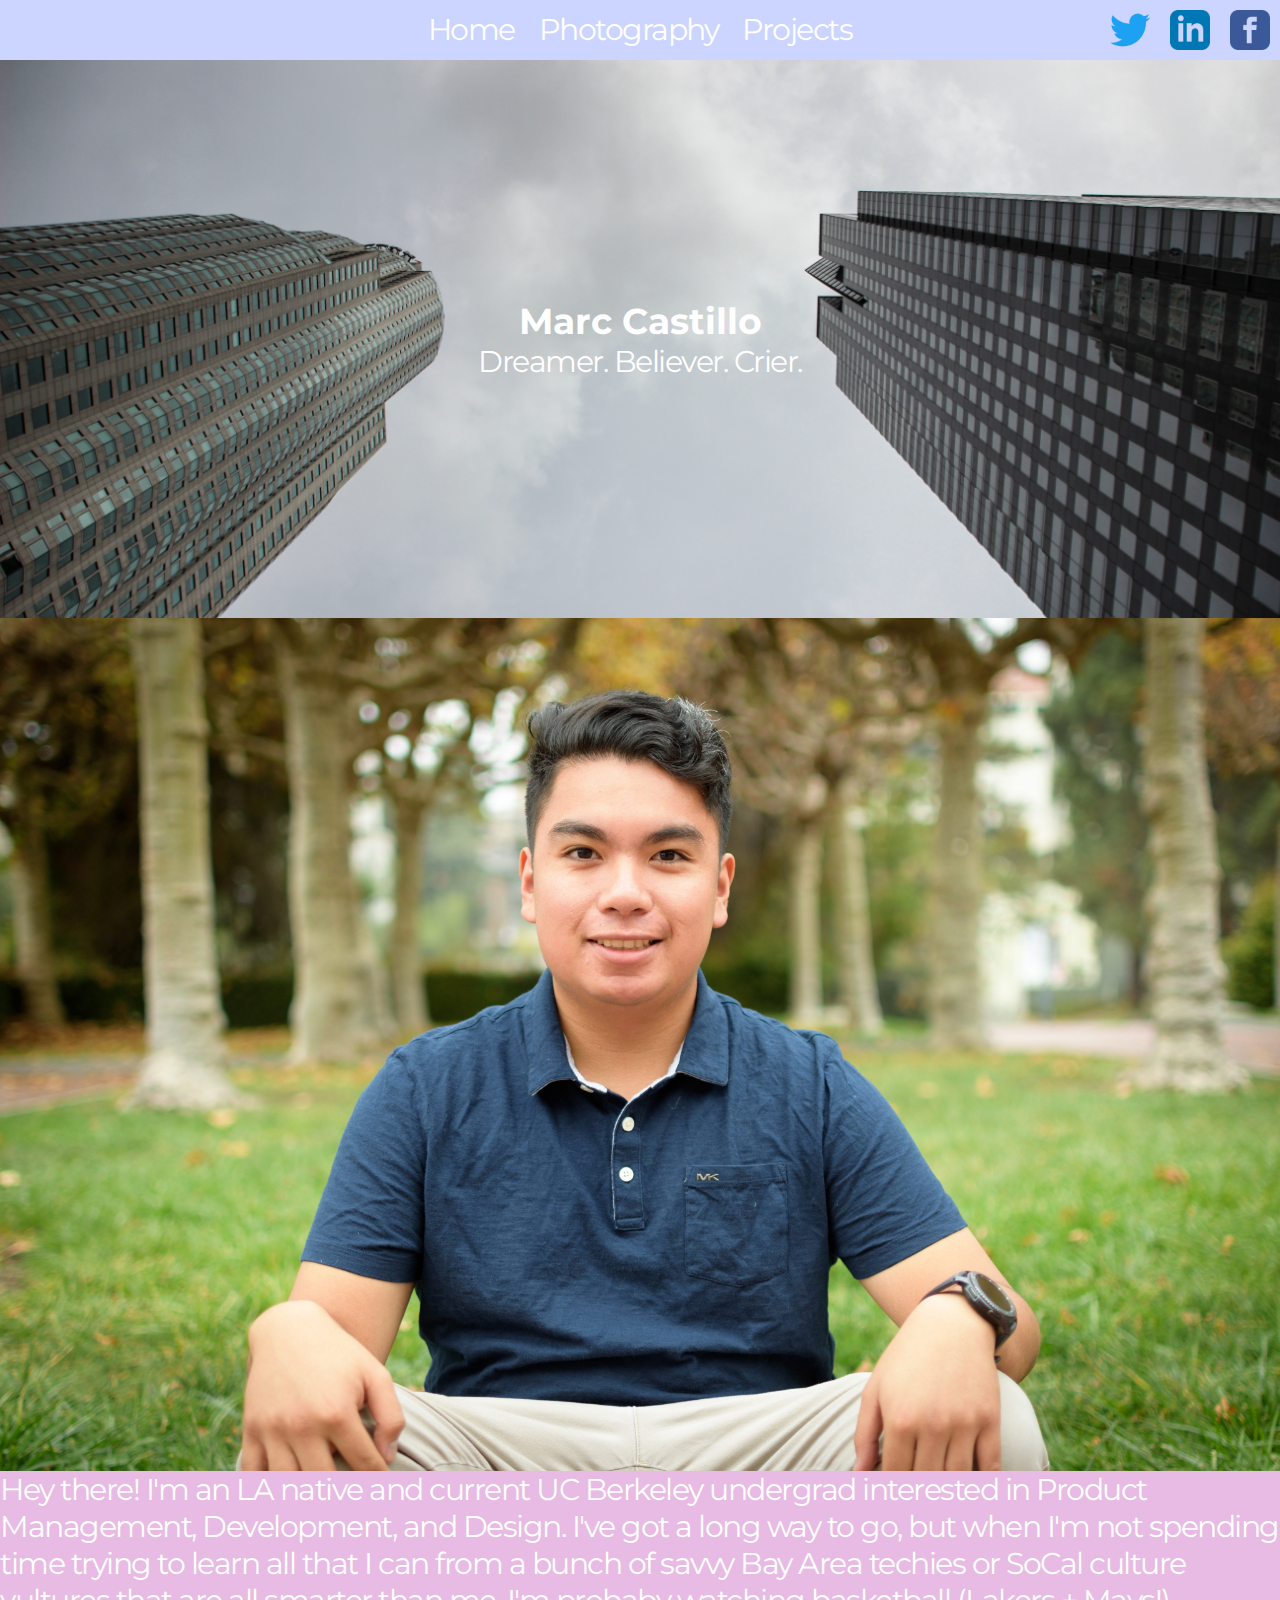
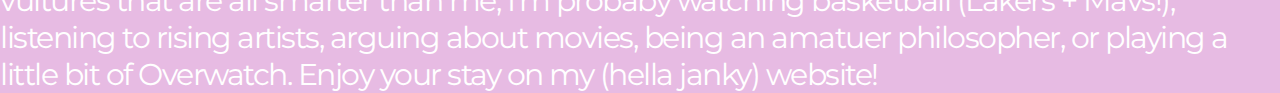
<file: index.html>
<html>
    <head>
        <title> Home | Marc Castillo </title>
        <link rel="stylesheet" type="text/css" href="./assets/css/style.css">
        <link rel="stylesheet" type="text/css" href="./assets/css/index.css">
        <script src="https://code.jquery.com/jquery-1.11.0.min.js">
        </script>
        <script type="text/javascript" src="./assets/js/script.js"></script>
        <link href="https://fonts.googleapis.com/css?family=Montserrat:300,400,700" rel="stylesheet">

    </head>
    <body>
        <div id="navbar">
            <div class="navbar-item"> <a href="./index.html">Home<a> </div>
            <div class="navbar-item"> <a href="./photography.html">Photography</a> </div>
            <div class="navbar-item"> <a href="./projects.html">Projects</a> </div>
            <div class="navbar-button"><a href="https://www.facebook.com/theMCeeMarcCastillo?ref=bookmarks"><img src="./assets/Views/facebook_logo.png"/></a></div>
            <div class="navbar-button"><a href="https://www.linkedin.com/in/marc-castillo-9baa28104/"><img src="./assets/Views/linkedin_logo.png"/></a></div>
            <div class="navbar-button"><a href="https://twitter.com/merc_castillo"><img src="./assets/Views/twitter_logo.png"/></a></div>
            <div class="placeholder"></div>
            <div class="placeholder"></div>
            <div class="placeholder"></div>
        </div>
        <div id="content">
            <div class="cover">
                <img class="cover-photo" src="./assets/img/cover.jpg"/>
                <div class="cover-text">
                    <div class="cover-header"> Marc Castillo </div>
                    <div class="cover-subheader">Dreamer. Believer. Crier.</div>
                </div>
            </div>
            <div class="about-section">
                <img class="about-photo" src="./assets/img/profile.jpg"/>
                    <div class="about-description">Hey there! I'm an LA native and current UC Berkeley undergrad interested
                        in Product Management, Development, and Design. I've got a long way to go, but when I'm not spending time
                        trying to learn all that I can from a bunch of savvy Bay Area techies or SoCal culture vultures that are all
                        smarter than me, I'm probaby watching basketball (Lakers + Mavs!), listening to rising artists, arguing about
                        movies, being an amatuer philosopher, or playing a little bit of Overwatch. Enjoy your stay on my (hella janky) website!
                    </div>
            </div>
        </div>
    </body>
</html>
</file>
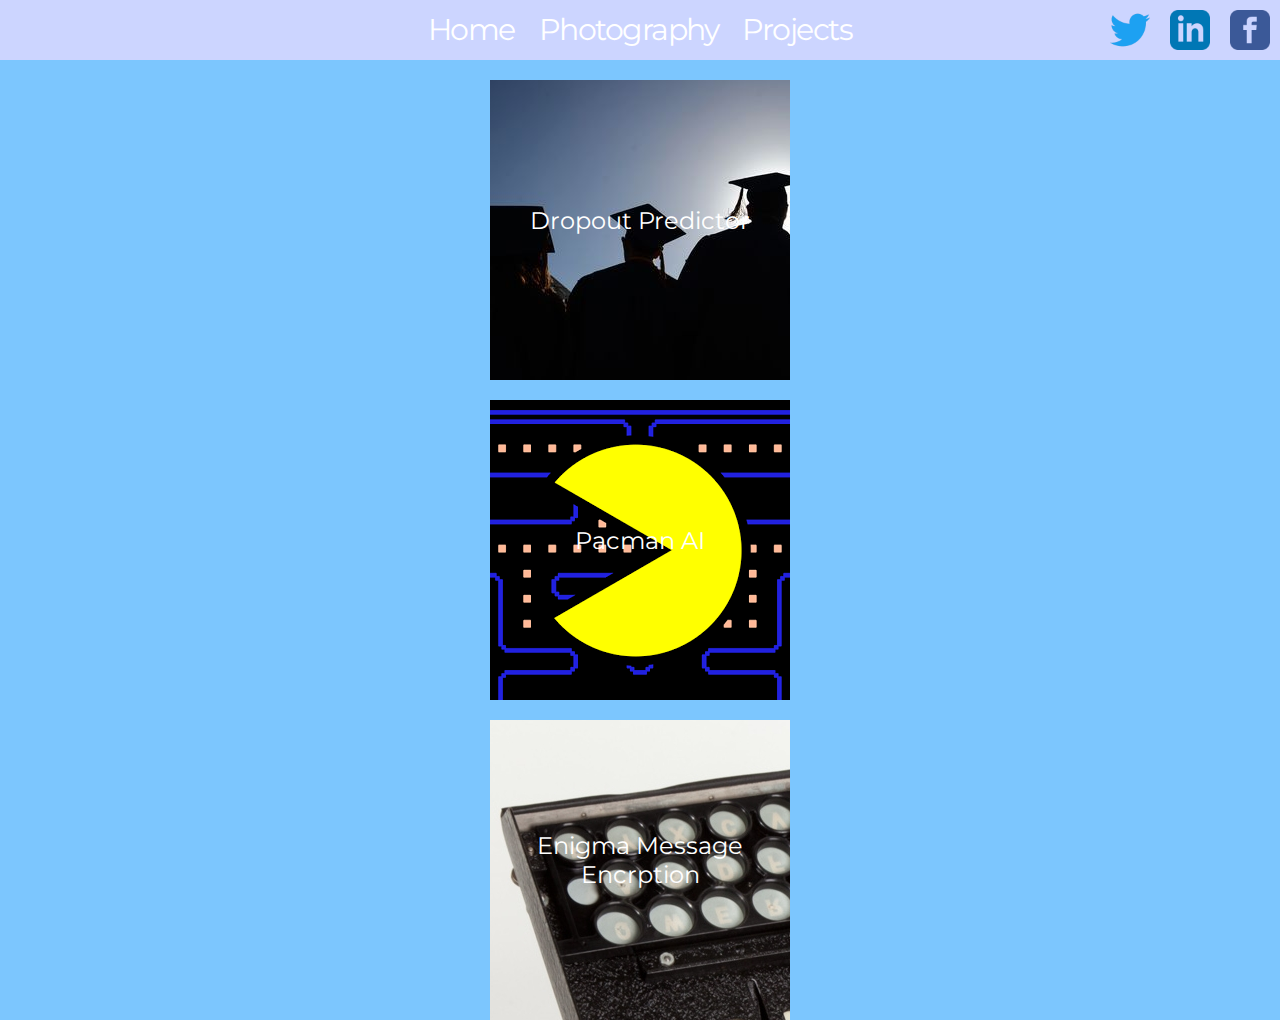
<file: projects.html>
<html>
    <head>
        <title> Projects | Marc Castillo </title>
        <script src="https://code.jquery.com/jquery-1.11.0.min.js">
        </script>
        <script type="text/javascript" src="./assets/js/script.js"></script>
        <script type="text/javascript" src="./assets/js/projects.js"></script>
        <link href="https://fonts.googleapis.com/css?family=Montserrat:300,400,700" rel="stylesheet">
        <link rel="stylesheet" type="text/css" href="./assets/css/style.css">
        <link rel="stylesheet" type="text/css" href="./assets/css/projects.css">
    </head>
    <body>
        <div id="navbar">
            <div class="navbar-item"> <a href="./index.html">Home<a> </div>
            <div class="navbar-item"> <a href="./photography.html">Photography</a> </div>
            <div class="navbar-item"> <a href="./projects.html">Projects</a> </div>
            <div class="navbar-button"><a href="https://www.facebook.com/theMCeeMarcCastillo?ref=bookmarks"><img src="./assets/Views/facebook_logo.png"/></a></div>
            <div class="navbar-button"><a href="https://www.linkedin.com/in/marc-castillo-9baa28104/"><img src="./assets/Views/linkedin_logo.png"/></a></div>
            <div class="navbar-button"><a href="https://twitter.com/merc_castillo"><img src="./assets/Views/twitter_logo.png"/></a></div>
            <div class="placeholder"></div>
            <div class="placeholder"></div>
            <div class="placeholder"></div>
        </div>
        <div id="project-section">
            <div class="project-item">
                <div class="photo1 photo-inactive"></div>
                <div class="project-title1">Dropout Predictor</div>
                <div class="project-description1">Collected data from local high schools and used classification and regression to build predictor for at-risk potential dropouts.</div>
            </div>
            <div class="project-item">
                <div class="photo2 photo-inactive"></div>
                <div class="project-title2">Pacman AI</div>
                <div class="project-description2">Implemented Bayes Net structure to speed up PacMan search time to the goal in simulated games.</div>
            </div>
            <div class="project-item">
                <div class="photo3 photo-inactive"></div>
                <div class="project-title3">Enigma Message Encrption</div>
                <div class="project-description3">Built a digital representation of a message encryption/decryption machine based on mechanical WWII device</div>
            </div>
        </div>
    </body>
</html>
</file>
<file: assets/css/style.css>
body {
    margin: 0px;
    padding: 0px;
    font-family: Montserrat, sans-serif;
}
#navbar {
    height: 60px;
    width: 100%;
    background-color: #CCD5FF;
    color: white;
    position: fixed;
    text-align: center;
    z-index: 5;
}

.navbar-item {
    color: white;
    font-size: 30px;
    letter-spacing: -1.5px;
    display: inline-block;
    margin: 0 10px;
    text-align: center;
    line-height: 60px;

}

.navbar-item:hover {
    cursor: pointer;
}

.navbar-item a {
    color: white;
    text-decoration: none;
}
.navbar-item a:hover {
    color: #E7BBE3;
    text-decoration: none;
}

.navbar-button {
    height: 40px;
    width: 40px;
    float: right;
    position: relative;
    top: 50%;
    transform: translateY(-50%);
    margin: 0 10px;
}

.navbar-button img {
    max-width: 100%;
}

.navbar-button:hover {
    cursor: pointer;
}

/*cheap way to center my navbar items by making symmetrical items on both sides */
.placeholder {
    height: 40px;
    width: 40px;
    float: left;
    position: relative;
    margin: 0 10px;
    opacity: 0%;
}
</file>
<file: assets/css/index.css>
#content {
    position: relative;
    top: 60px;
    background-color: #7CC6FE;
    height: 100%;
}

.cover {
    width: 100%;
    background-color: gray;
    text-align: center;
    position: relative;
}

.cover-photo {
    max-width: 100%;
}

.cover-text {
    position: absolute;
    top: 50%;
    left: 50%;
    transform: translate(-50%, -50%);
}

.cover-header {
    color: white;
    font-size: 36px;
    font-weight: bold;
}

.cover-subheader {
    color: white;
    font-size: 30px;
    letter-spacing: -1.5px;
}

.about-section {
    width: 100%;
    background-color: #E7BBE3;
    position: relative;
    display: inline-block;
}
.about-photo {
    width: 50%;
    float: left;
}

.about-description {
    color: white;
    font-size: 30px;
    letter-spacing: -1.5px;
    width: 50%;
    left: 50%;
    position: absolute;
    bottom: 50%;
    transform: translateY(50%);

}


@media screen and (max-width: 1335px) {
    .about-photo {
        width: 100%;
        float: none;
    }

    .about-description {
        width: 100%;
        float: none;
        position: relative;
        bottom: 0px;
        left: 0px;
        transform: translate(0, 0);
    }
}
</file>
<file: assets/css/projects.css>
#project-section {
    position: relative;
    top: 60px;
    background-color: #7CC6FE;
    text-align: center;
}

.project-item {
    margin: 0 auto;
    padding-top: 20px;
    position: relative;
    width: 80%;
}

.project-item : hover {
    cursor: pointer;
}
.photo-inactive {
}

.photo-active {
    filter: blur(2px);
}

.photo1 {
    width: 300px;
    height: 300px;
    margin: 0 auto;
    background-image: url(../img/dropout.jpg);
}

.photo2 {
    width: 300px;
    height: 300px;
    margin: 0 auto;
    background-image: url(../img/pacman.png);
}

.photo3 {
    width: 300px;
    height: 300px;
    margin: 0 auto;
    background-color: gray;
    background-image: url(../img/enigma.jpg);
}

.photo1:hover, .photo2:hover, .photo3:hover {
    cursor: pointer;
}

.project-title1 {
    color: white;
    font-size: 24px;
    position: absolute;
    left: 50%;
    top: 50%;
    transform: translate(-50%, -50%);
}

.project-description1 {
    color: white;
    font-size: 20px;
    display: none;
    position: absolute;
    width: 300px;
    left: 50%;
    top: 50%;
    transform: translate(-50%, -50%);
}

.project-title2 {
    color: white;
    font-size: 24px;
    position: absolute;
    width: 300px;
    left: 50%;
    top: 50%;
    transform: translate(-50%, -50%);
}

.project-description2 {
    color: white;
    font-size: 20px;
    display: none;
    position: absolute;
    width: 300px;
    left: 50%;
    top: 50%;
    transform: translate(-50%, -50%);
}

.project-title3 {
    color: white;
    font-size: 24px;
    position: absolute;
    width: 300px;
    left: 50%;
    top: 50%;
    transform: translate(-50%, -50%);
}

.project-description3 {
    color: white;
    font-size: 20px;
    display: none;
    position: absolute;
    width: 300px;
    left: 50%;
    top: 50%;
    transform: translate(-50%, -50%);
}
</file>
